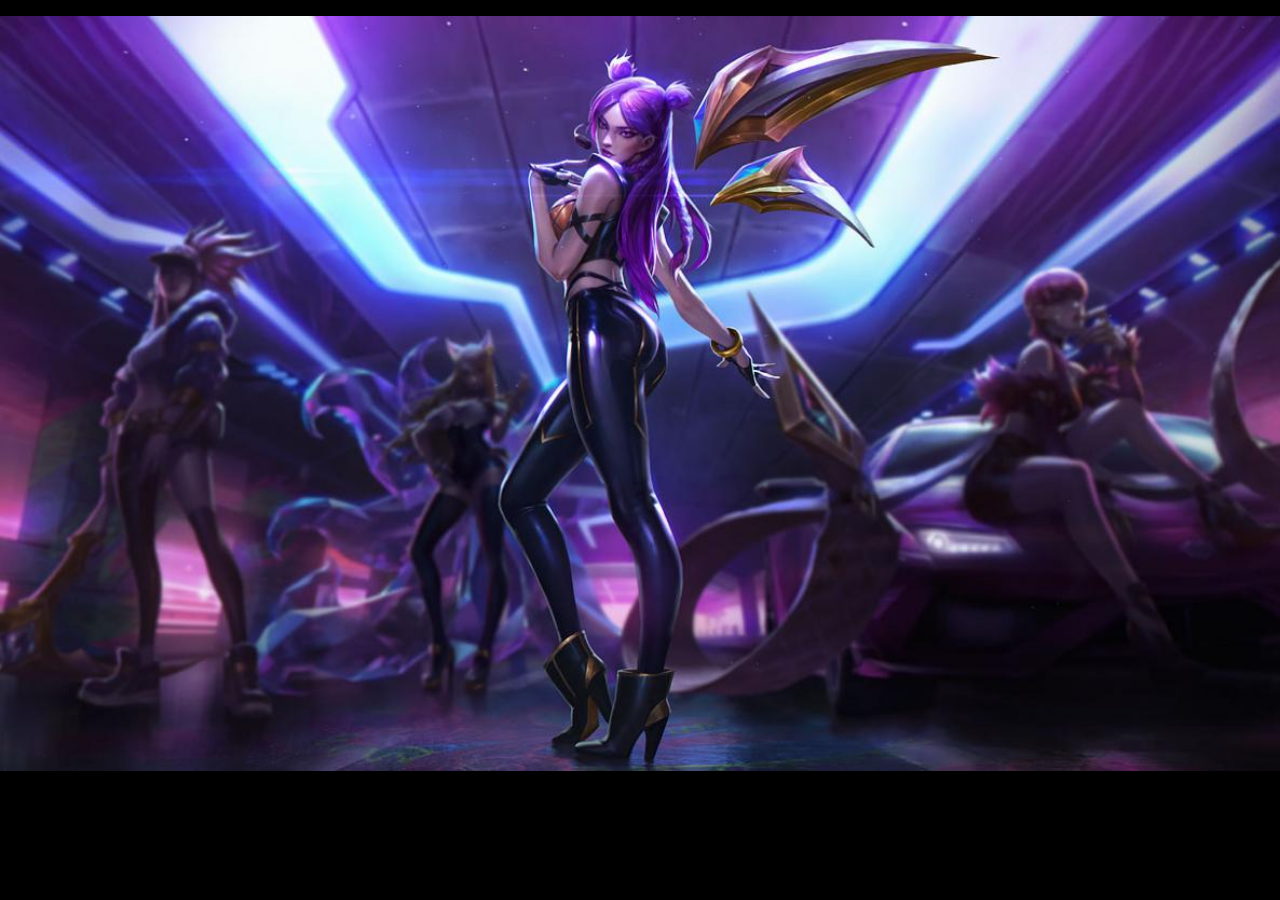
<file: carusel/html/index.html>
<!DOCTYPE html>
<html lang="en">
<head>
    <meta charset="UTF-8">
    <meta name="viewport" content="width=device-width, initial-scale=1.0">
    <meta http-equiv="X-UA-Compatible" content="ie=edge">
    <title>Document</title>
    <link rel="stylesheet" href="./../CSS/style.css">
</head>
<body>
    <div class="slider">
        <ul>
            <li><img src="./../img/skins-k-pop-league-legends-esports_2.jpg" alt=""></li>
            <li><img src="./../img/Sett-Jefe_1308789112_314905_1440x600.jpg" alt=""></li>
            <li><img src="./../img/jinx-odyssey.jpg" alt=""></li>
            <li><img src="./../img/League-of-Legends-movil-realidad_1291990789_287941_1440x600.jpg" alt=""></li>
            
        </ul>

    </div>
</body>
</html>
</file>
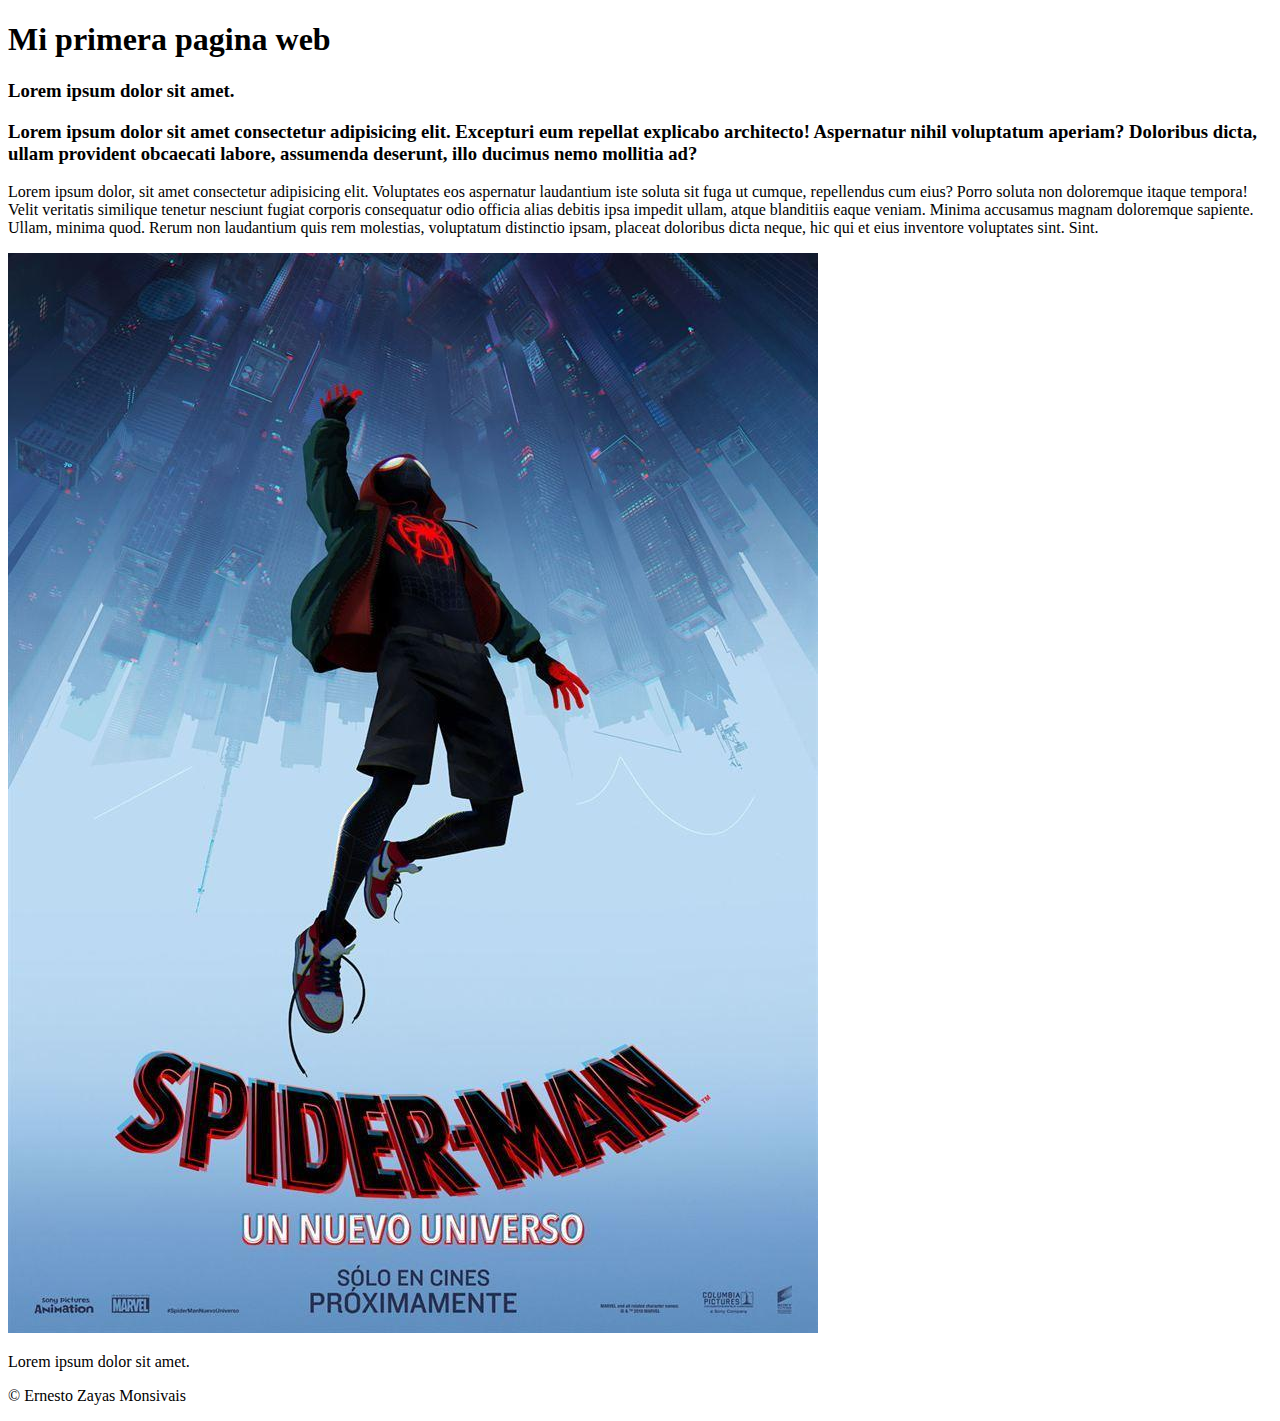
<file: practica 1/HTML/index.html>
<!DOCTYPE html>
<html lang="en">
<head>
    <meta charset="UTF-8">
    <meta name="viewport" content="width=device-width, initial-scale=1.0">
    <meta http-equiv="X-UA-Compatible" content="ie=edge">
    <title>Document</title>
</head>
<body>

    <header>
        <h1>Mi primera pagina web</h1>
    </header>
    <article>
        <section>
            <h3>Lorem ipsum dolor sit amet.</h3>
            <h3>Lorem ipsum dolor sit amet consectetur adipisicing elit. Excepturi eum repellat explicabo architecto! Aspernatur nihil voluptatum aperiam? Doloribus dicta, ullam provident obcaecati labore, assumenda deserunt, illo ducimus nemo mollitia ad?</h3>
            <p>Lorem ipsum dolor, sit amet consectetur adipisicing elit. Voluptates eos aspernatur laudantium iste soluta sit fuga ut cumque, repellendus cum eius? Porro soluta non doloremque itaque tempora! Velit veritatis similique tenetur nesciunt fugiat corporis consequatur odio officia alias debitis ipsa impedit ullam, atque blanditiis eaque veniam. Minima accusamus magnam doloremque sapiente. Ullam, minima quod. Rerum non laudantium quis rem molestias, voluptatum distinctio ipsam, placeat doloribus dicta neque, hic qui et eius inventore voluptates sint. Sint.</p>
        </section>
       
    </article>

    <aside>
        <div> 
            <i><img src="../imagenes/Spider_Man_Un_nuevo_universo-870917909-large.jpg" alt="" /></i>
            <p>Lorem ipsum dolor sit amet.</p>
          </div> 

    </aside>
    <footer>
        <p>&copy; Ernesto Zayas Monsivais</p>
    </footer>
</body>

</html>
</file>
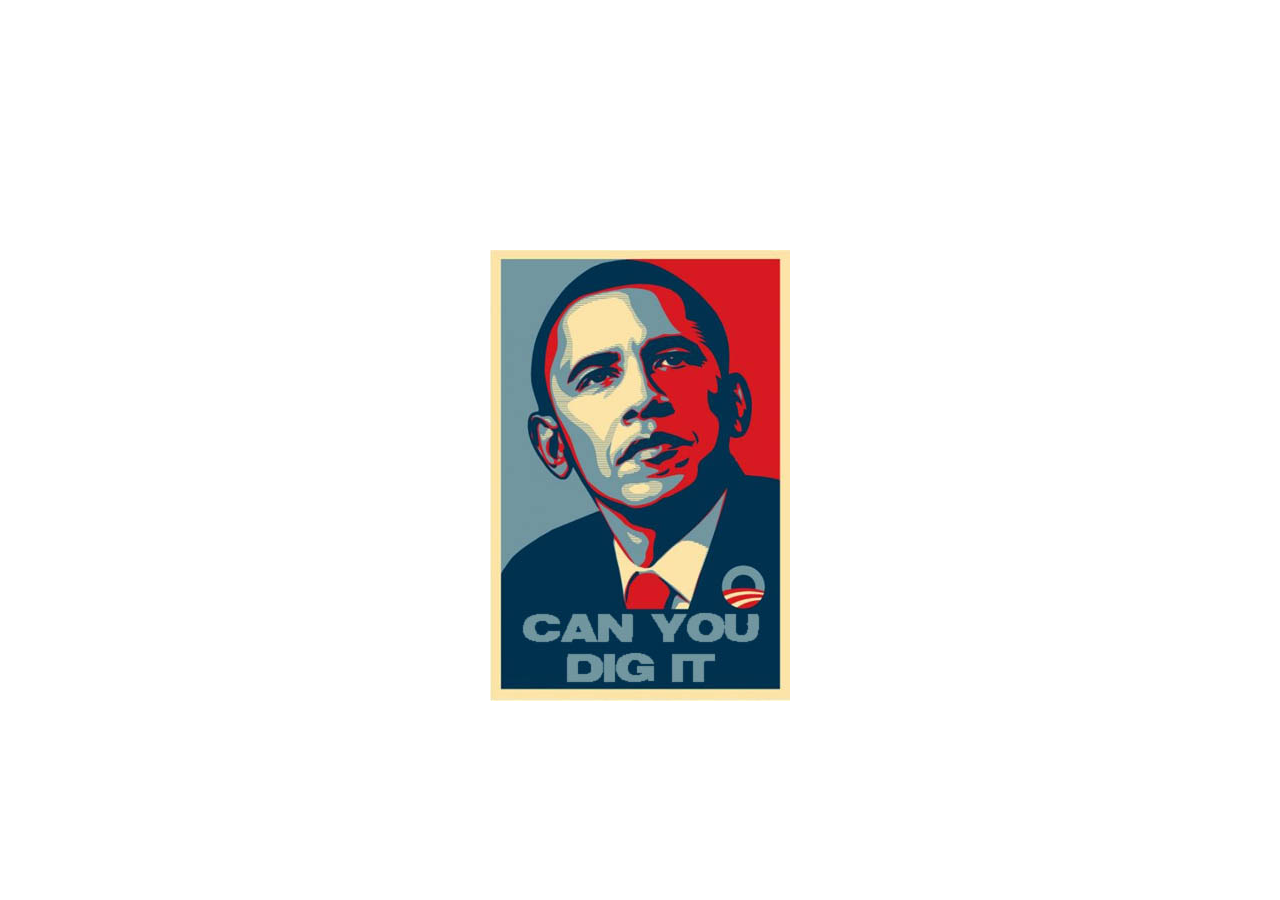
<file: practica_10/html/index.html>
<!DOCTYPE html>
<html lang="en">
  <head>
    <meta charset="UTF-8" />
    <meta name="viewport" content="width=device-width, initial-scale=1.0" />
    <meta http-equiv="X-UA-Compatible" content="ie=edge" />
    <title>Document</title>
    <link rel="stylesheet" href="./../CSS/style.css" />
    <link
      href="https://stackpath.bootstrapcdn.com/font-awesome/4.7.0/css/font-awesome.min.css"
      rel="stylesheet"
      integrity="sha384-wvfXpqpZZVQGK6TAh5PVlGOfQNHSoD2xbE+QkPxCAFlNEevoEH3Sl0sibVcOQVnN"
      crossorigin="anonymous"
    />
  </head>
  <body>
    <div class="card">
      <div class="front">
       <img src="./../img/Bbarack Can You Dig It 300x400.jpg" alt="" /> 
      </div>
      <div class="back">
        <div class="details">
          <h2>
            Ernesto Zayas Monsivais
            <br />
            <span>developer senior</span>
          </h2>
          <br />
          <div class="socialicons">
            <a href=""> <i class="fa fa-facebook" aria-hidden="true"></i></a>
            <a href=""> <i class="fa fa-twitter" aria-hidden="true"></i> </a>
            <a href=""><i class="fa fa-instagram" aria-hidden="true"></i></a>
            <a href=""><i class="fa fa-google-plus" aria-hidden="true"></i></a>
            <a href=""><i class="fa fa-google" aria-hidden="true"></i></a>
          </div>
        </div>
      </div>
    </div>
  </body>
</html>
</file>
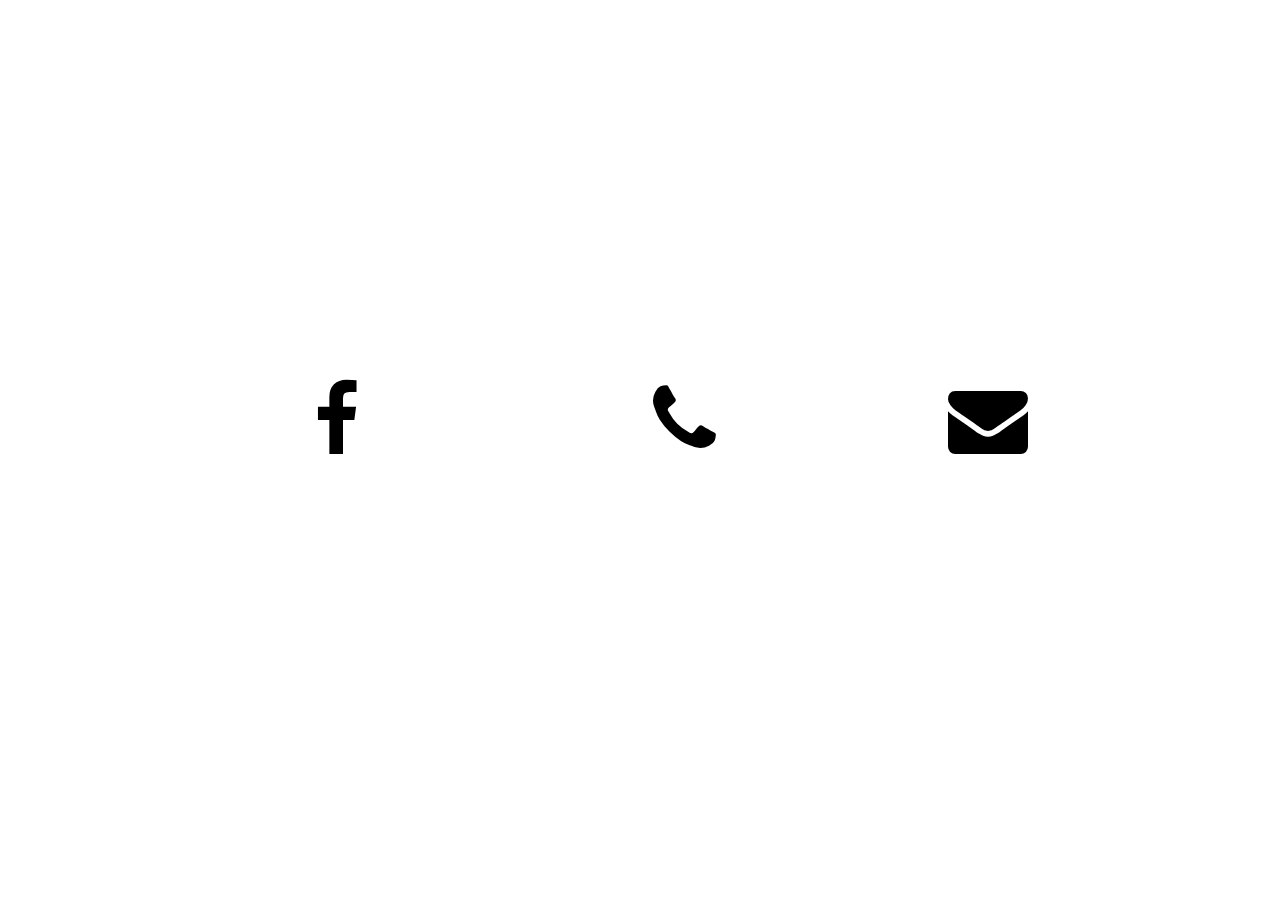
<file: practica_12/html/index.html>
<!DOCTYPE html>
<html lang="en">
<head>
    <meta charset="UTF-8">
    <meta name="viewport" content="width=device-width, initial-scale=1.0">
    <meta http-equiv="X-UA-Compatible" content="ie=edge">
    <title>Document</title>
    <link rel="stylesheet" href="./../CSS/style.css"> 
    <link href="https://stackpath.bootstrapcdn.com/font-awesome/4.7.0/css/font-awesome.min.css" rel="stylesheet" integrity="sha384-wvfXpqpZZVQGK6TAh5PVlGOfQNHSoD2xbE+QkPxCAFlNEevoEH3Sl0sibVcOQVnN" crossorigin="anonymous">
<body>
    <div class="container">
        <div class="box">
            <div class="icon">
                <i class="fa fa-facebook" aria-hidden="true"></i>
                <h3>anddress</h3>
                <h4>lomas del campestre int 401</h4>
            </div>
        </div>
        <div class="box">
            <div class="icon">
                <i class="fa fa-phone" aria-hidden="true"></i>
                <h3>mobile</h3>
                <h4>4491239045</h4>
            </div>
        </div>
        <div class="box">
            <div class="icon">
                <i class="fa fa-envelope" aria-hidden="true"></i>
                <h3>email</h3>
                <h4>correo@gmail.com</h4>
            </div>
        </div>
    </div>


</body>
</html>
</file>
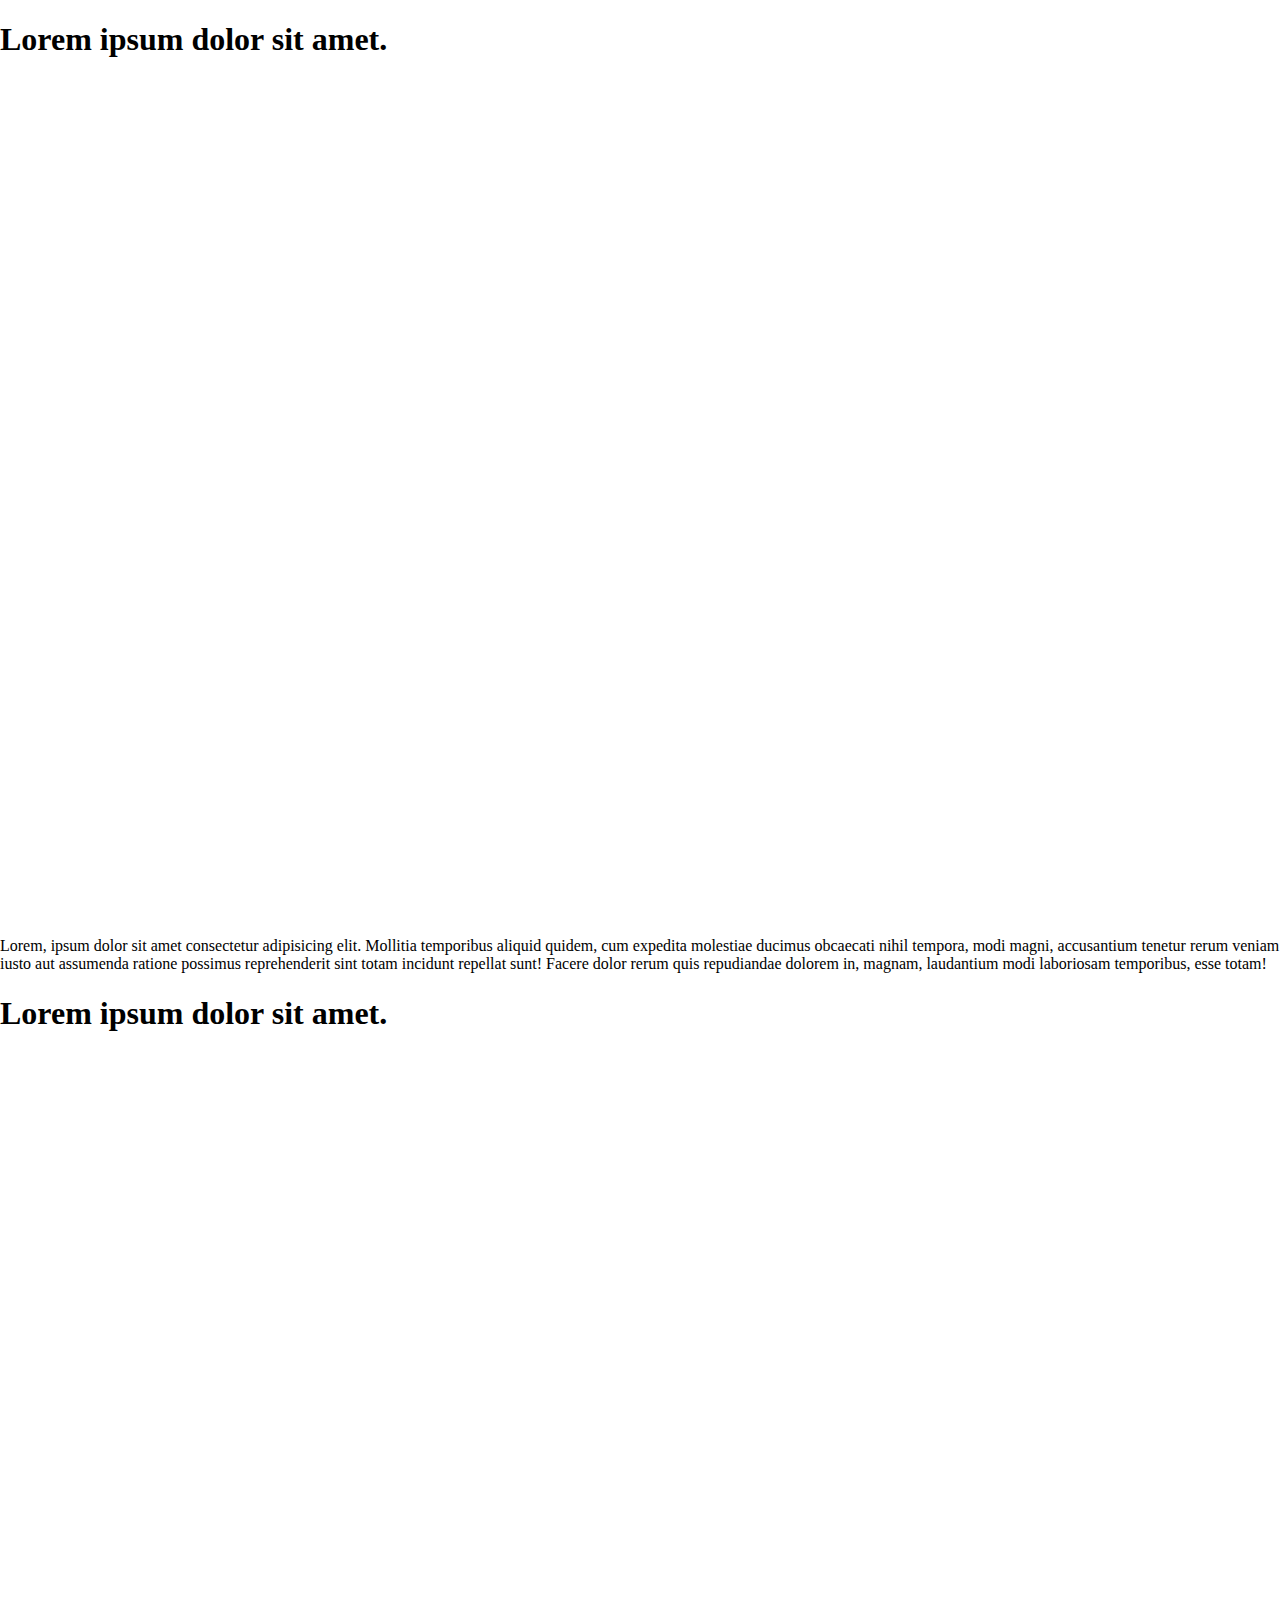
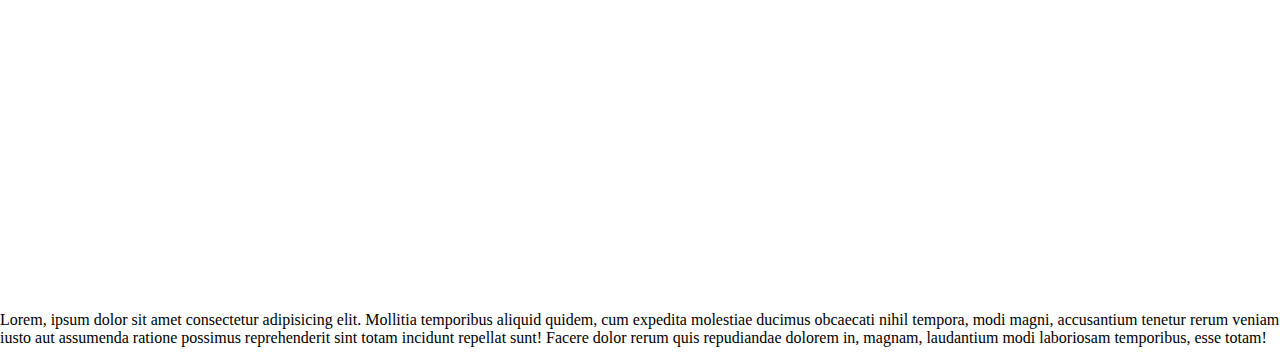
<file: practica_3/html/index.html>
<!DOCTYPE html>
<html lang="en">
<head>
    <meta charset="UTF-8">
    <meta name="viewport" content="width=device-width, initial-scale=1.0">
    <meta http-equiv="X-UA-Compatible" content="ie=edge">
    <title>Parallax</title>
    <link rel="stylesheet" href="./../css/style.css">
</head>
<body>
    <secrion class="sec1"></secrion>
    <section class="sectext"><h1>Lorem ipsum dolor sit amet.</h1></section>
    <p>Lorem, ipsum dolor sit amet consectetur adipisicing elit. Mollitia temporibus aliquid quidem, cum expedita molestiae ducimus obcaecati nihil tempora, modi magni, accusantium tenetur rerum veniam iusto aut assumenda ratione possimus reprehenderit sint totam incidunt repellat sunt! Facere dolor rerum quis repudiandae dolorem in, magnam, laudantium modi laboriosam temporibus, esse totam!</p>
    <secrion class="sec2"></secrion>
    <section class="sectext"><h1>Lorem ipsum dolor sit amet.</h1></section>
    <p>Lorem, ipsum dolor sit amet consectetur adipisicing elit. Mollitia temporibus aliquid quidem, cum expedita molestiae ducimus obcaecati nihil tempora, modi magni, accusantium tenetur rerum veniam iusto aut assumenda ratione possimus reprehenderit sint totam incidunt repellat sunt! Facere dolor rerum quis repudiandae dolorem in, magnam, laudantium modi laboriosam temporibus, esse totam!</p>
    <secrion class="sec3"></secrion>
   
</body>
</html>
</file>
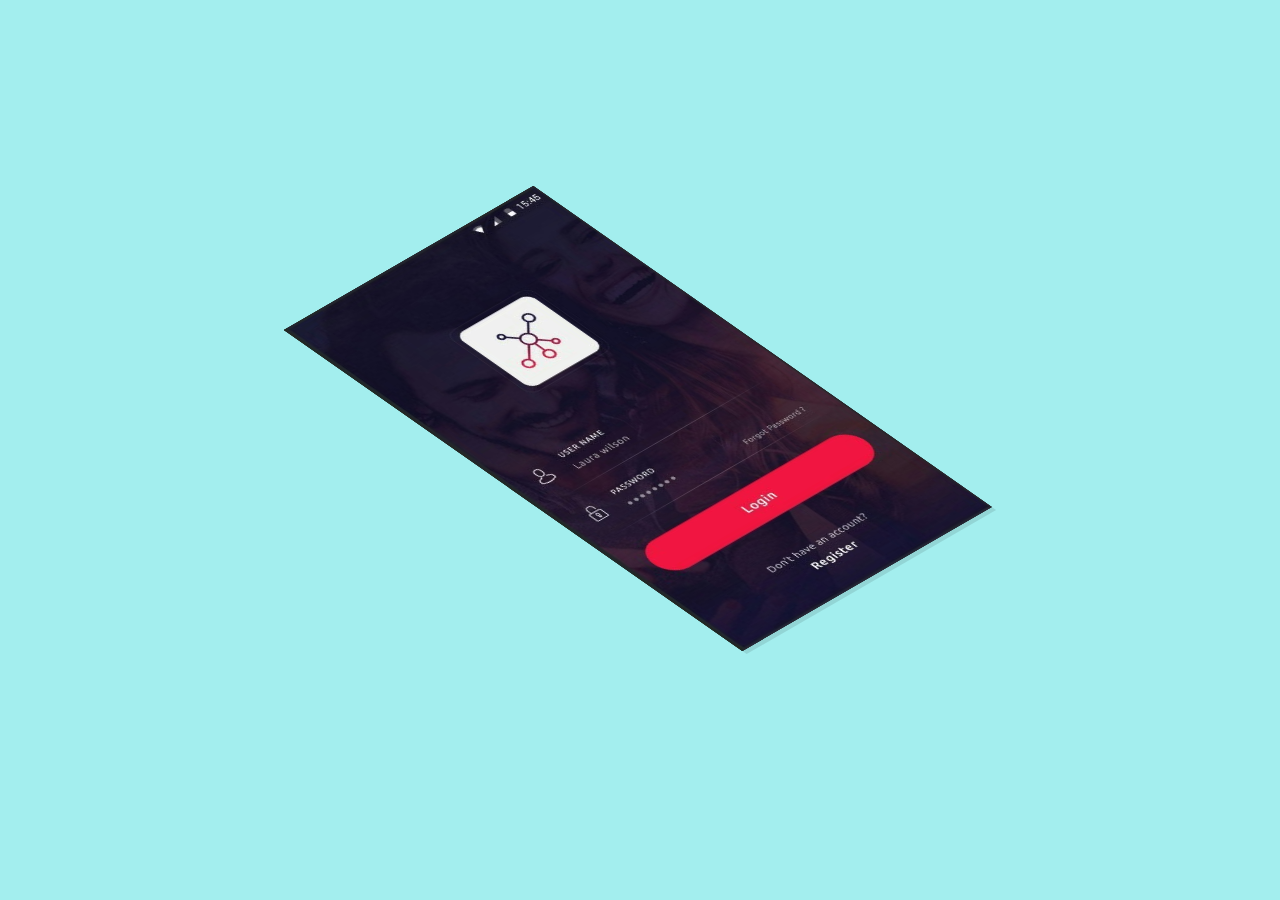
<file: practica_4/html/index.html>
<!DOCTYPE html>
<html lang="en">
<head>
    <meta charset="UTF-8">
    <meta name="viewport" content="width=device-width, initial-scale=1.0">
    <meta http-equiv="X-UA-Compatible" content="ie=edge">
    <title>Document</title>
    <link rel="stylesheet" href="./../css/style.css">
</head>
<body>
    <div class="container">
    <img src="./../img/celular.jpg" alt="">
    <img src="./../img/celular.jpg" alt="">
    <img src="./../img/celular.jpg" alt="">
    <img src="./../img/celular.jpg" alt=""> 
 </div>
 
    
</body>
</html>
</file>
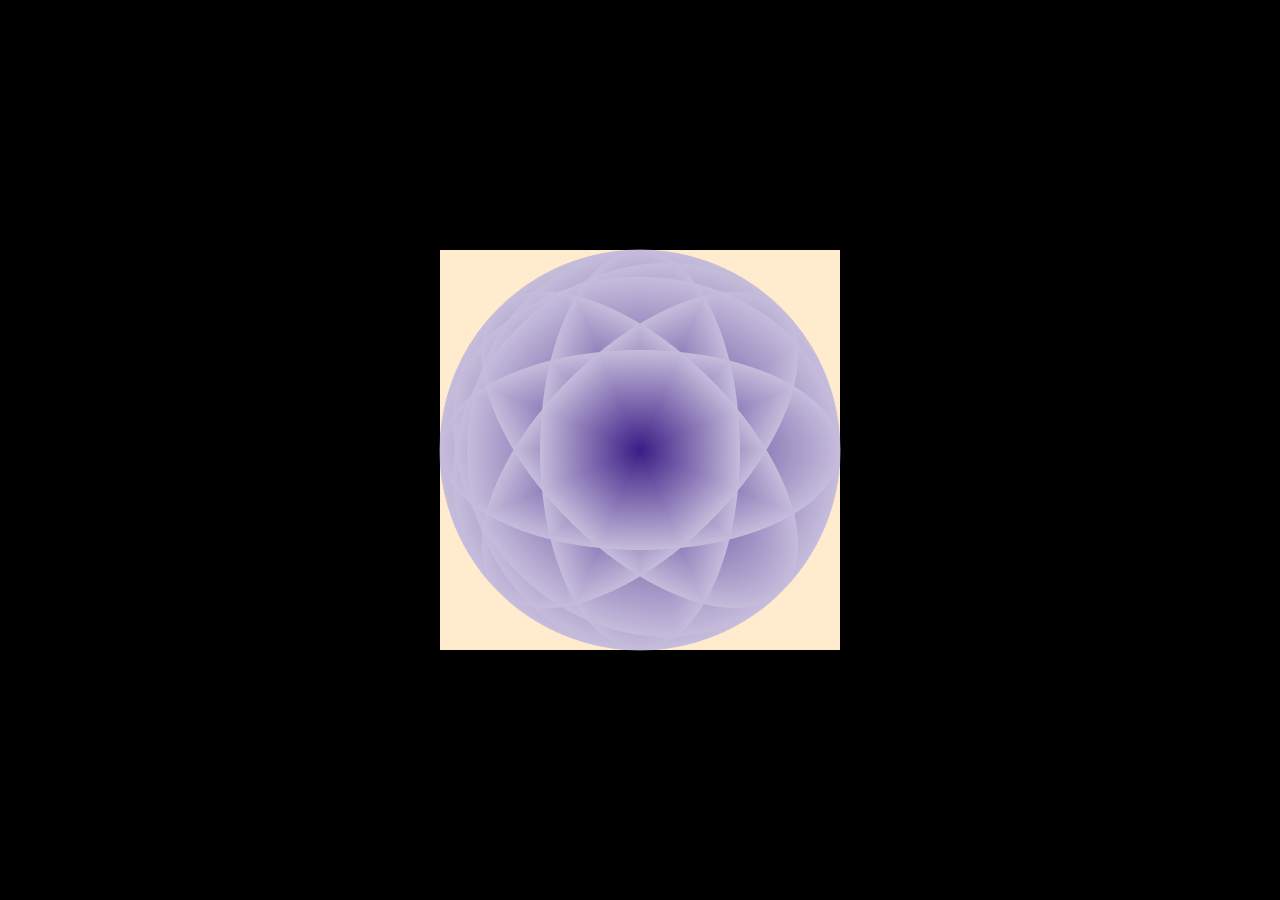
<file: practica_9/html/index.html>
<!DOCTYPE html>
<html lang="en">
  <head>
    <meta charset="UTF-8" />
    <meta name="viewport" content="width=device-width, initial-scale=1.0" />
    <meta http-equiv="X-UA-Compatible" content="ie=edge" />
    <title>Document</title>
    <link rel="stylesheet" href="./../CSS/style.css" />
  </head>
  <body>
    <div class="background">
      <div class="rotate">
        <div class="sphere">
          <span></span>
          <span></span>
          <span></span>
          <span></span>
          <span></span>
        </div>
        <div class="sphere"><span></span>
            <span></span>
            <span></span>
            <span></span>
            <span></span></div>
        <div class="sphere"><span></span>
            <span></span>
            <span></span>
            <span></span>
            <span></span></div>
        <div class="sphere"><span></span>
            <span></span>
            <span></span>
            <span></span>
            <span></span></div>
      </div>
    </div>
  </body>
</html>
</file>
<file: carusel/CSS/style.css>
body {
  padding: 0;
  margin: 0;
  width: 100%;
  height: 100vh;
}

.slider {
  width: 100%;
  background: #000;
  height: 100%;
  margin: auto;
  overflow: hidden;
}

.slider > ul {
  display: flex;
  padding: 0;
  width: 400%;
  animation: slide 10s linear infinite alternate;
}

.slider > ul > li {
  width: 100%;
  list-style: none;
}

.slider > ul > li > img {
  width: 100%;
}

@keyframes slide {
  0% {
    margin-left: 0%;
  }
  20% {
    margin-left: 0%;
  }
  25% {
    margin-left: -100%;
  }
  45% {
    margin-left: -100%;
  }
  50% {
    margin-left: -200%;
  }
  70% {
    margin-left: -200%;
  }
  75% {
    margin-left: -300%;
  }
  100% {
    margin-left: -300%;
  }
}

/*# sourceMappingURL=style.css.map */
</file>
<file: practica_10/CSS/style.css>
body {
  margin: 0;
  padding: 0;
}

.card {
  position: absolute;
  top: calc(50% - 200px);
  left: calc(50% - 150px);
  width: 300px;
  height: 400px;
  transform-style: preserve-3d;
  perspective: 600px;
}

.card .front {
  position: absolute;
  top: 0;
  left: 0;
  width: 100%;
  height: 100%;
  transform: rotateX(0deg);
  transition: 0.5s;
  backface-visibility: hidden;
}

.card .front > img {
  width: 100%;
}

.card:hover .front {
  transform: rotateX(-180deg);
}

.card .back {
  position: absolute;
  top: 0;
  left: 0;
  width: 100%;
  height: 100%;
  transform: rotateX(180deg);
  backface-visibility: hidden;
  transition: 0.5s;
}

.card:hover .back {
  transform: rotateX(0deg);
}

.card .back .details {
  position: absolute;
  top: 50%;
  transform: translateY(-50%);
  width: 100%;
  text-align: center;
  padding: 20px;
  box-sizing: border-box;
}

.card .back .details h2 {
  margin: 0;
  padding: 0;
  font-size: 24px;
}

.card .back .details h2 span {
  color: darkcyan;
  font-weight: 16px;
}

.socialicons {
  padding: 10px 0px;
}

.socialicons a {
  display: inline-block;
  background: #f2f2f2;
  width: 36px;
  height: 36px;
  text-align: center;
  border-radius: 50%;
  text-decoration: none;
}

.socialicons a .fa {
  line-height: 36px;
}

.card .back::before {
  content: "";
  position: absolute;
  top: 0;
  width: 100%;
  height: 100%;
  background: #ebe4e4;
}

/*# sourceMappingURL=style.css.map */
</file>
<file: practica_12/CSS/style.css>
body {
  margin: 0;
  padding: 0;
  height: 100vh;
  display: flex;
  justify-content: center;
  align-items: center;
  font-family: serif;
}

.container {
  width: 900px;
  display: flex;
  justify-content: space-between;
}

.container .box {
  text-align: center;
}

.container .box .icon .fa {
  font-size: 80px;
  cursor: pointer;
}

.container .box .icon h4, .container .box .icon h3 {
  font-weight: 400px;
  margin: 0;
  padding: 2px 5px;
  font-size: 24px;
  position: relative;
  overflow: hidden;
  color: transparent;
}

.container .box .fa:hover ~ h4, .container .box .fa:hover ~ h3 {
  color: black;
  transition-delay: 0.33s;
}

.container .box .icon h4::before {
  content: "";
  width: 100%;
  height: 100%;
  position: absolute;
  top: 0;
  left: 100%;
  background: #00bcd4;
  transition: 1s;
}

.container .box .icon h3::before {
  content: "";
  position: absolute;
  background: #9c27b0;
  width: 100%;
  height: 100%;
  top: 0;
  right: 100%;
  transition: 1s;
}

.container .box .fa:hover ~ h3::before {
  right: -100%;
}

.container .box .fa:hover ~ h4::before {
  left: -100%;
}

/*# sourceMappingURL=style.css.map */
</file>
<file: practica_3/css/style.css>
body {
  margin: 0;
  padding: 0;
}

section {
  width: 100%;
  height: 100vh;
  box-sizing: border-box;
}

.sec1 {
  background: url("./../img/league-of-legends-pantheon-champion.jpeg");
  background-repeat: no-repeat;
  background-size: cover;
  background-position: center center;
  background-attachment: fixed;
}

.sec2 {
  background: url("./../img/8e3dba1004215b199d3491d750b58417.jpg");
  background-repeat: no-repeat;
  background-size: cover;
  background-position: center center;
  background-attachment: fixed;
}

.sec3 {
  background: url("./../img/league-of-legends-pantheon-champion.jpeg");
  background-repeat: no-repeat;
  background-size: cover;
  background-position: center center;
  background-attachment: fixed;
}

.sectex > h1 {
  margin: 0;
  padding: 0;
  font-size: 48;
}

/*# sourceMappingURL=style.css.map */
</file>
<file: practica_4/css/style.css>
body {
  margin: 0;
  padding: 0;
  width: 100%;
  height: 100%;
  background: rgba(71, 221, 221, 0.5);
  display: flex;
  align-items: center;
  justify-content: center;
}

.container {
  width: 360px;
  height: 640px;
  background: rgba(0, 0, 0, 0.1);
  margin-top: 100px;
  position: relative;
  transform: rotate(-30deg) scale(0.8) skew(25deg);
}

.container img {
  position: absolute;
  width: 100%;
  transition: 4s;
}

.container:hover img:nth-child(4) {
  transform: translate(160px, -160px);
  opacity: 1;
  transition: 1s;
}

.container:hover img:nth-child(3) {
  transform: translate(120px, -120px);
  opacity: 0.8;
  transition: 2s;
}

.container:hover img:nth-child(2) {
  transform: translate(80px, -80px);
  opacity: 0.6;
  transition: 3s;
}

.container:hover img:nth-child(1) {
  transform: translate(20px, -20px);
  opacity: 0.4;
  transition: 4s;
}

/*# sourceMappingURL=style.css.map */
</file>
<file: practica_9/CSS/style.css>
body {
  margin: 0;
  padding: 0;
  background-color: black;
}

.background {
  position: fixed;
  width: 100%;
  height: 100vh;
}

.background .rotate {
  position: absolute;
  width: 400px;
  height: 400px;
  background: blanchedalmond;
  top: calc(50% - 200px);
  left: calc(50% - 200px);
  animation: rotator 10s linear infinite;
  transform-style: preserve-3d;
}

.background .rotate .sphere {
  width: 100%;
  height: 100%;
  position: absolute;
  transform-style: preserve-3d;
}

.background .rotate .sphere:nth-child(2) {
  transform: rotate(90deg);
}

.background .rotate .sphere:nth-child(3) {
  transform: rotate(45deg);
}

.background .rotate .sphere:nth-child(4) {
  transform: rotate(-45deg);
}

.background .rotate .sphere span {
  background: radial-gradient(#3b1c85, #FFF);
  width: 100%;
  height: 100%;
  position: absolute;
  border-radius: 50%;
  transform-style: preserve-3d;
}

.background .rotate .sphere span:nth-child(1) {
  transform: rotateY(0deg);
}

.background .rotate .sphere span:nth-child(2) {
  transform: rotateY(30deg);
}

.background .rotate .sphere span:nth-child(3) {
  transform: rotateY(60deg);
}

.background .rotate .sphere span:nth-child(4) {
  transform: rotateY(90deg);
}

.background .rotate .sphere span:nth-child(5) {
  transform: rotateY(120deg);
}

.background .rotate .sphere span:nth-child(6) {
  transform: rotateY(150deg);
}

@keyframes rotator {
  0% {
    transform: rotatex(0deg) rotatey(0deg);
  }
  100% {
    transform: rotatex(360deg) rotatey(360deg);
  }
}

/*# sourceMappingURL=style.css.map */
</file>
